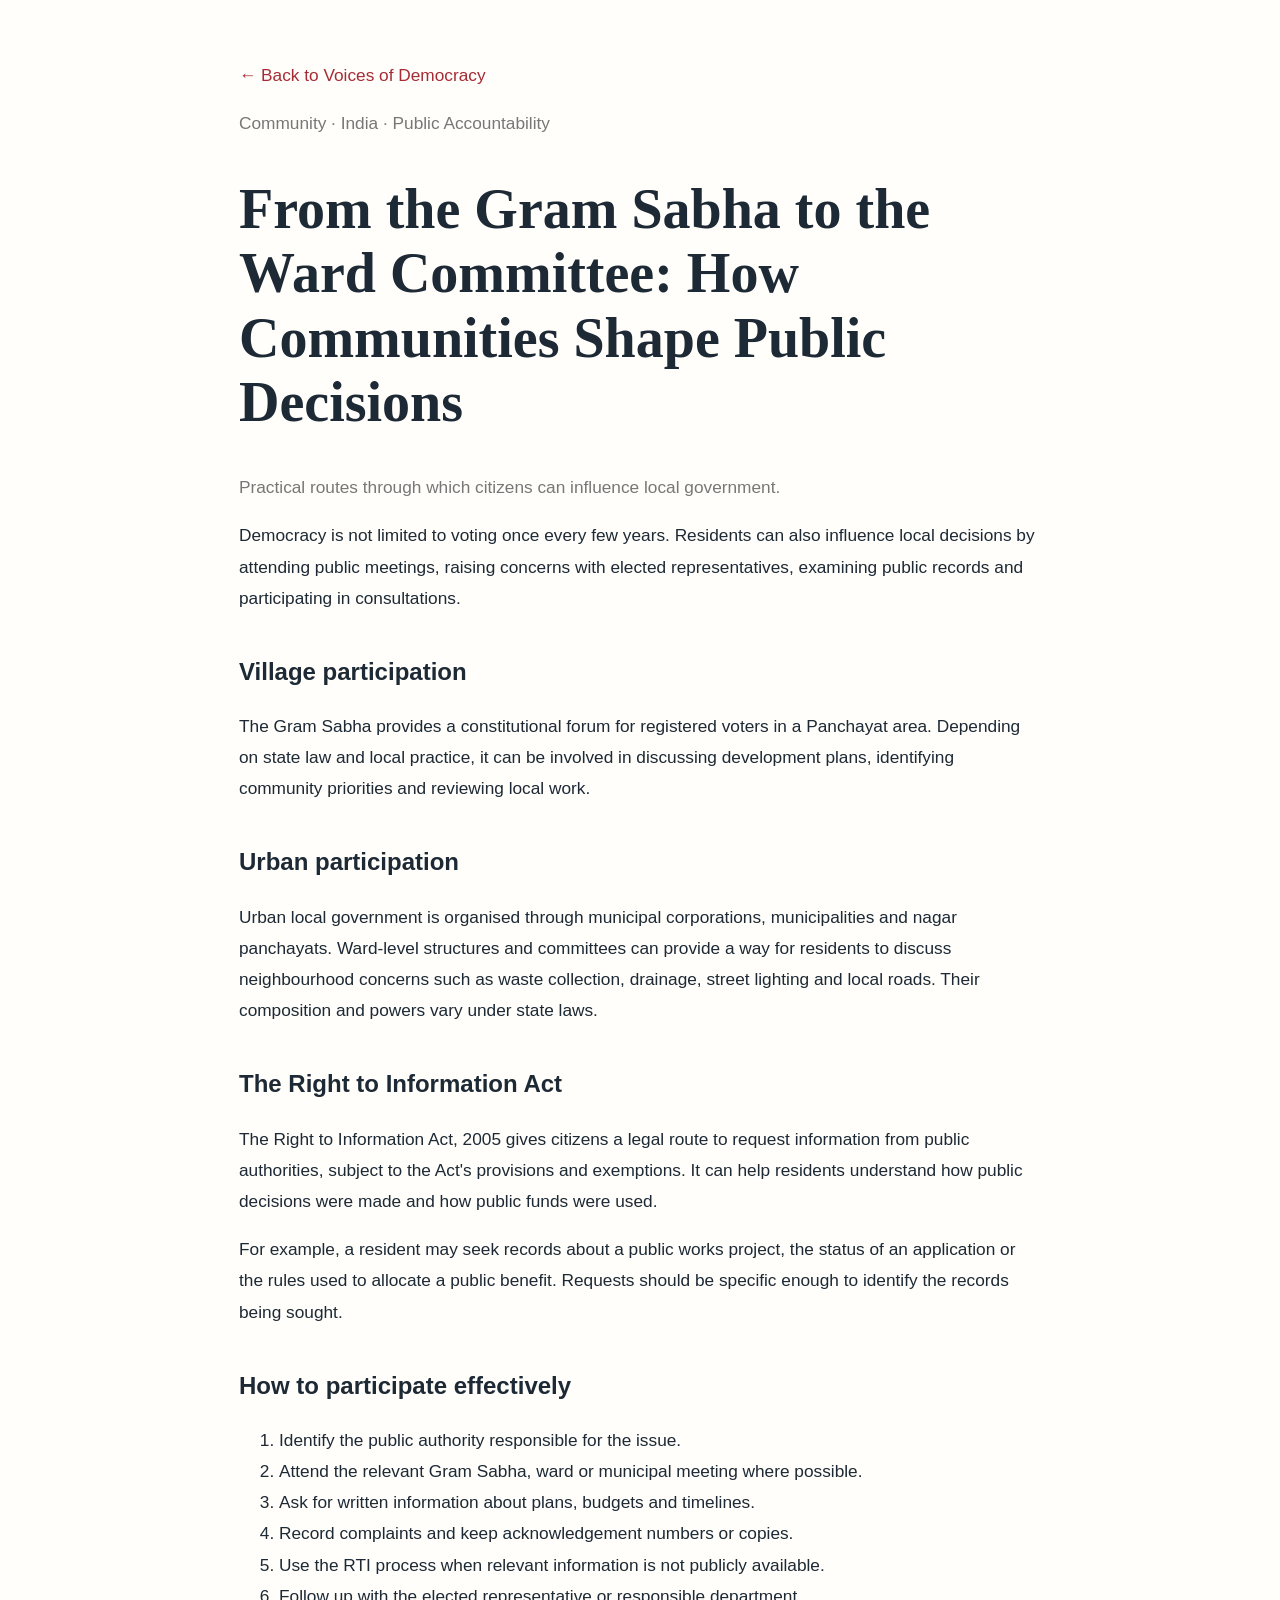
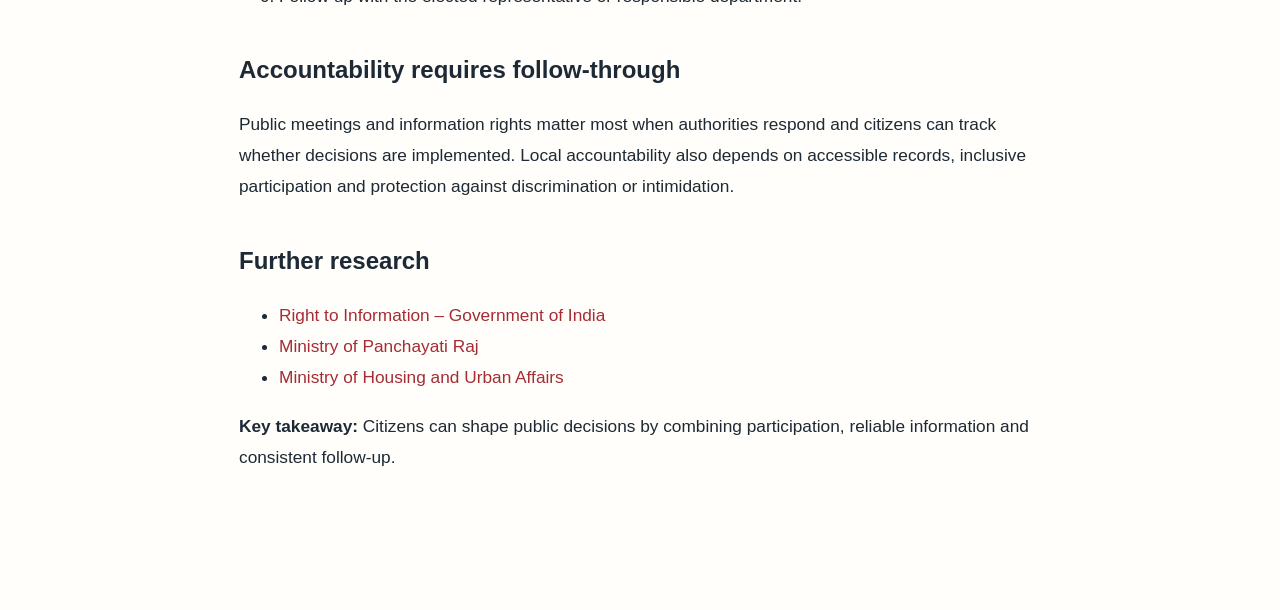
<file: posts/community-public-decisions.html>
<!DOCTYPE html>
<html lang="en">
<head>
<meta charset="UTF-8">
<meta name="viewport" content="width=device-width, initial-scale=1.0">
<title>How Communities Shape Public Decisions | Voices of Democracy</title>
<link rel="stylesheet" href="../style.css">
<style>
.article{max-width:850px;margin:60px auto;padding:0 24px 60px}
.article h1{font-family:Georgia,serif;font-size:clamp(2.2rem,5vw,3.5rem);line-height:1.15}
.article h2{margin-top:38px}
.article p,.article li{font-size:1.08rem;line-height:1.8}
.article a{color:#a52c35}.meta{color:#777}
</style>
</head>
<script async src="https://www.googletagmanager.com/gtm.js?id=GTM-T4XG5LRQ"></script>
<script>
  window.dataLayer = window.dataLayer || [];
  function gtag(){dataLayer.push(arguments);}
  gtag('js', new Date());
</script>
<body>
<main class="article">
<p><a href="../index.html">← Back to Voices of Democracy</a></p>
<p class="meta">Community · India · Public Accountability</p>
<h1>From the Gram Sabha to the Ward Committee: How Communities Shape Public Decisions</h1>
<p class="meta">Practical routes through which citizens can influence local government.</p>

<p>Democracy is not limited to voting once every few years. Residents can also influence local decisions by attending public meetings, raising concerns with elected representatives, examining public records and participating in consultations.</p>

<h2>Village participation</h2>
<p>The Gram Sabha provides a constitutional forum for registered voters in a Panchayat area. Depending on state law and local practice, it can be involved in discussing development plans, identifying community priorities and reviewing local work.</p>

<h2>Urban participation</h2>
<p>Urban local government is organised through municipal corporations, municipalities and nagar panchayats. Ward-level structures and committees can provide a way for residents to discuss neighbourhood concerns such as waste collection, drainage, street lighting and local roads. Their composition and powers vary under state laws.</p>

<h2>The Right to Information Act</h2>
<p>The Right to Information Act, 2005 gives citizens a legal route to request information from public authorities, subject to the Act's provisions and exemptions. It can help residents understand how public decisions were made and how public funds were used.</p>
<p>For example, a resident may seek records about a public works project, the status of an application or the rules used to allocate a public benefit. Requests should be specific enough to identify the records being sought.</p>

<h2>How to participate effectively</h2>
<ol>
<li>Identify the public authority responsible for the issue.</li>
<li>Attend the relevant Gram Sabha, ward or municipal meeting where possible.</li>
<li>Ask for written information about plans, budgets and timelines.</li>
<li>Record complaints and keep acknowledgement numbers or copies.</li>
<li>Use the RTI process when relevant information is not publicly available.</li>
<li>Follow up with the elected representative or responsible department.</li>
</ol>

<h2>Accountability requires follow-through</h2>
<p>Public meetings and information rights matter most when authorities respond and citizens can track whether decisions are implemented. Local accountability also depends on accessible records, inclusive participation and protection against discrimination or intimidation.</p>

<h2>Further research</h2>
<ul>
<li><a href="https://rti.gov.in/" target="_blank" rel="noopener">Right to Information – Government of India</a></li>
<li><a href="https://panchayat.gov.in/" target="_blank" rel="noopener">Ministry of Panchayati Raj</a></li>
<li><a href="https://mohua.gov.in/" target="_blank" rel="noopener">Ministry of Housing and Urban Affairs</a></li>
</ul>
<p><strong>Key takeaway:</strong> Citizens can shape public decisions by combining participation, reliable information and consistent follow-up.</p>
</main>
</body>
</html>
</file>
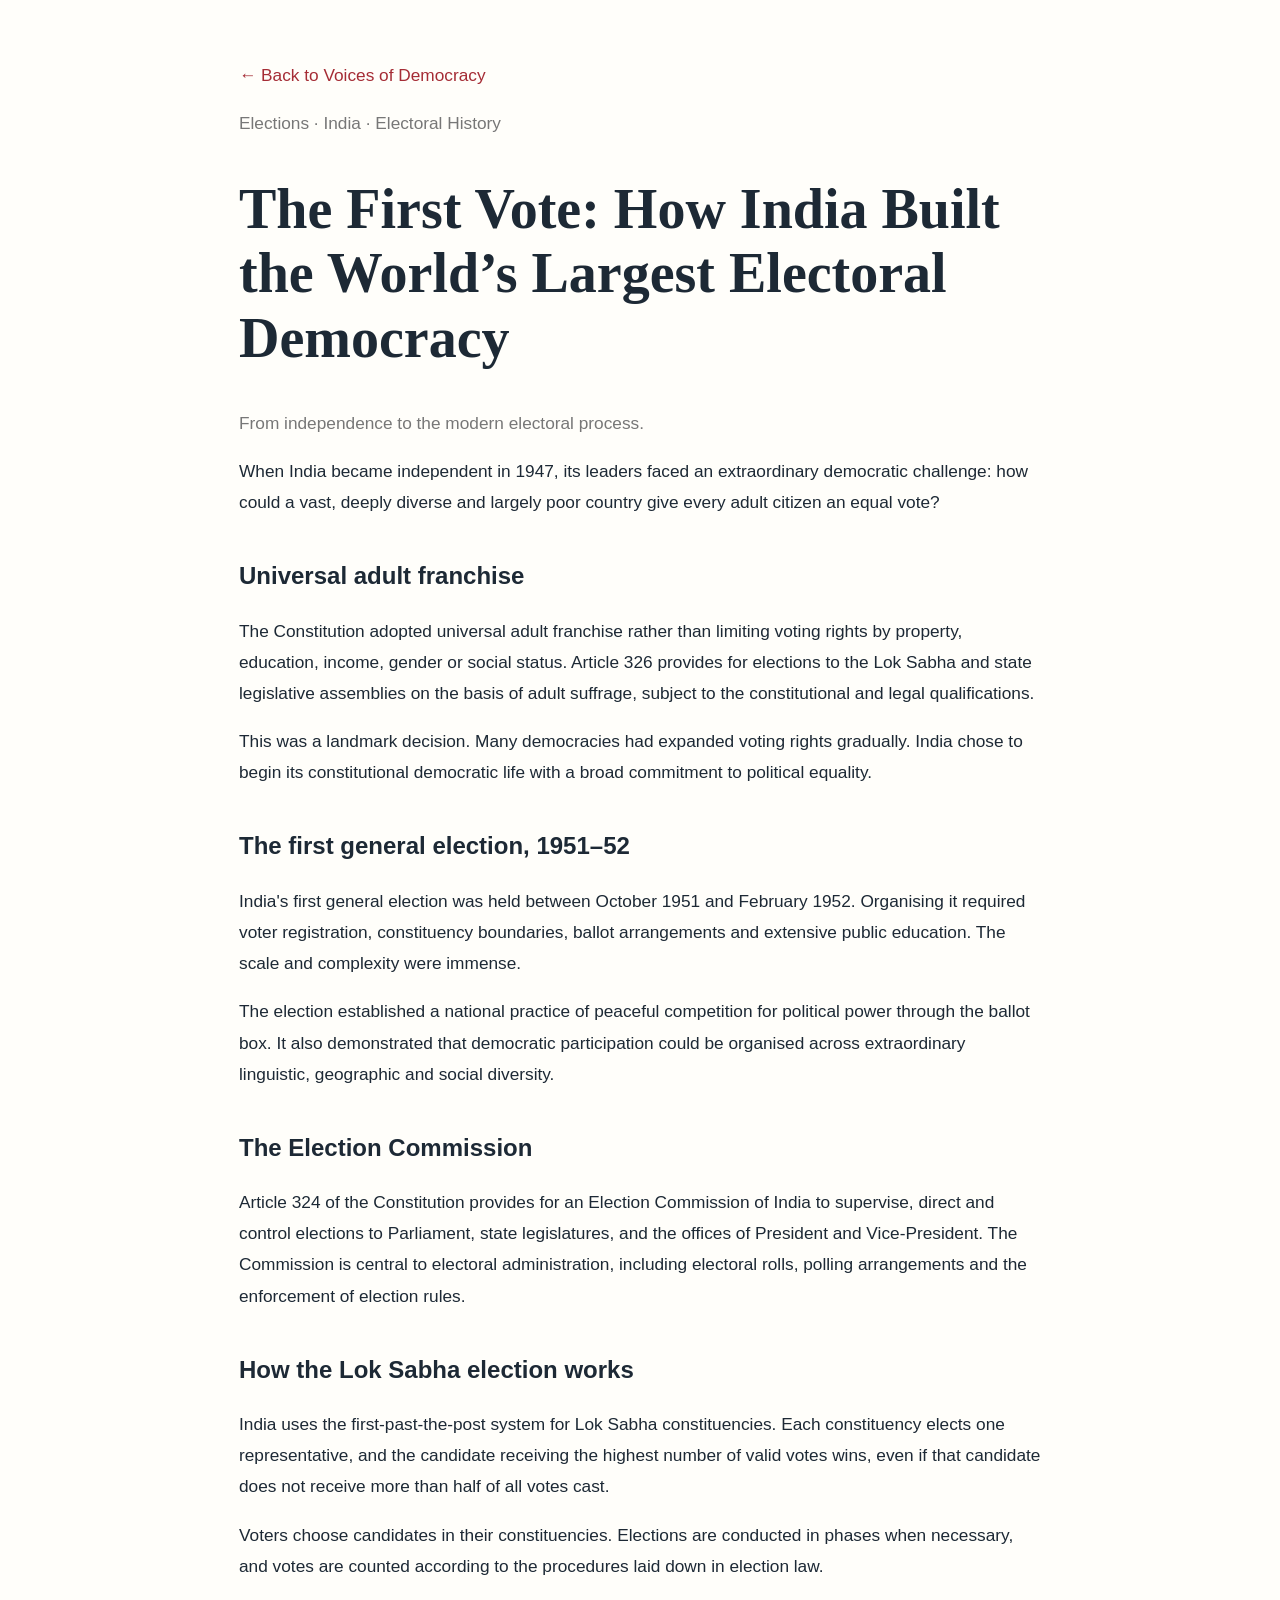
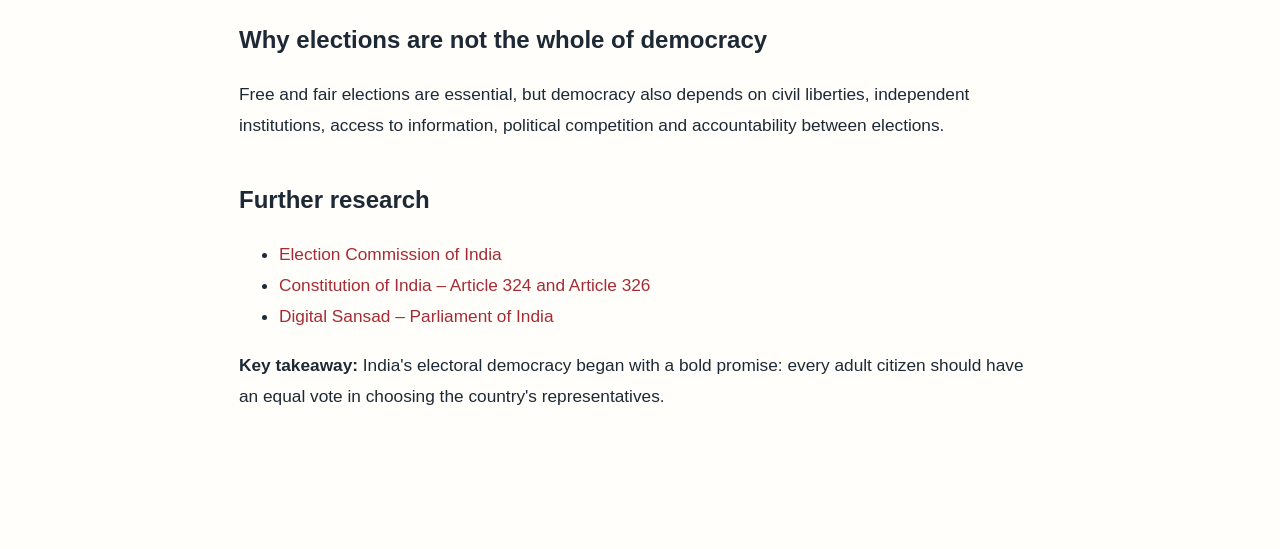
<file: posts/how-elections-work.html>
<!DOCTYPE html>
<html lang="en">
<head>
  <meta charset="UTF-8">
  <meta name="viewport" content="width=device-width, initial-scale=1.0">
  <title>How India Built Its Electoral Democracy | Voices of Democracy</title>
  <link rel="stylesheet" href="../style.css">
  <style>
    .article{max-width:850px;margin:60px auto;padding:0 24px 60px}
    .article h1{font-family:Georgia,serif;font-size:clamp(2.2rem,5vw,3.5rem);line-height:1.15}
    .article h2{margin-top:38px}
    .article p,.article li{font-size:1.08rem;line-height:1.8}
    .article a{color:#a52c35}.meta{color:#777}
  </style>
</head>
<script async src="https://www.googletagmanager.com/gtm.js?id=GTM-T4XG5LRQ"></script>
<script>
  window.dataLayer = window.dataLayer || [];
  function gtag(){dataLayer.push(arguments);}
  gtag('js', new Date());
</script>
<body>
<main class="article">
  <p><a href="../index.html">← Back to Voices of Democracy</a></p>
  <p class="meta">Elections · India · Electoral History</p>
  <h1>The First Vote: How India Built the World’s Largest Electoral Democracy</h1>
  <p class="meta">From independence to the modern electoral process.</p>

  <p>When India became independent in 1947, its leaders faced an extraordinary democratic challenge: how could a vast, deeply diverse and largely poor country give every adult citizen an equal vote?</p>

  <h2>Universal adult franchise</h2>
  <p>The Constitution adopted universal adult franchise rather than limiting voting rights by property, education, income, gender or social status. Article 326 provides for elections to the Lok Sabha and state legislative assemblies on the basis of adult suffrage, subject to the constitutional and legal qualifications.</p>
  <p>This was a landmark decision. Many democracies had expanded voting rights gradually. India chose to begin its constitutional democratic life with a broad commitment to political equality.</p>

  <h2>The first general election, 1951–52</h2>
  <p>India's first general election was held between October 1951 and February 1952. Organising it required voter registration, constituency boundaries, ballot arrangements and extensive public education. The scale and complexity were immense.</p>
  <p>The election established a national practice of peaceful competition for political power through the ballot box. It also demonstrated that democratic participation could be organised across extraordinary linguistic, geographic and social diversity.</p>

  <h2>The Election Commission</h2>
  <p>Article 324 of the Constitution provides for an Election Commission of India to supervise, direct and control elections to Parliament, state legislatures, and the offices of President and Vice-President. The Commission is central to electoral administration, including electoral rolls, polling arrangements and the enforcement of election rules.</p>

  <h2>How the Lok Sabha election works</h2>
  <p>India uses the first-past-the-post system for Lok Sabha constituencies. Each constituency elects one representative, and the candidate receiving the highest number of valid votes wins, even if that candidate does not receive more than half of all votes cast.</p>
  <p>Voters choose candidates in their constituencies. Elections are conducted in phases when necessary, and votes are counted according to the procedures laid down in election law.</p>

  <h2>Why elections are not the whole of democracy</h2>
  <p>Free and fair elections are essential, but democracy also depends on civil liberties, independent institutions, access to information, political competition and accountability between elections.</p>

  <h2>Further research</h2>
  <ul>
    <li><a href="https://www.eci.gov.in/" target="_blank" rel="noopener">Election Commission of India</a></li>
    <li><a href="https://legislative.gov.in/constitution-of-india/" target="_blank" rel="noopener">Constitution of India – Article 324 and Article 326</a></li>
    <li><a href="https://sansad.in/" target="_blank" rel="noopener">Digital Sansad – Parliament of India</a></li>
  </ul>
  <p><strong>Key takeaway:</strong> India's electoral democracy began with a bold promise: every adult citizen should have an equal vote in choosing the country's representatives.</p>
</main>
</body>
</html>
</file>
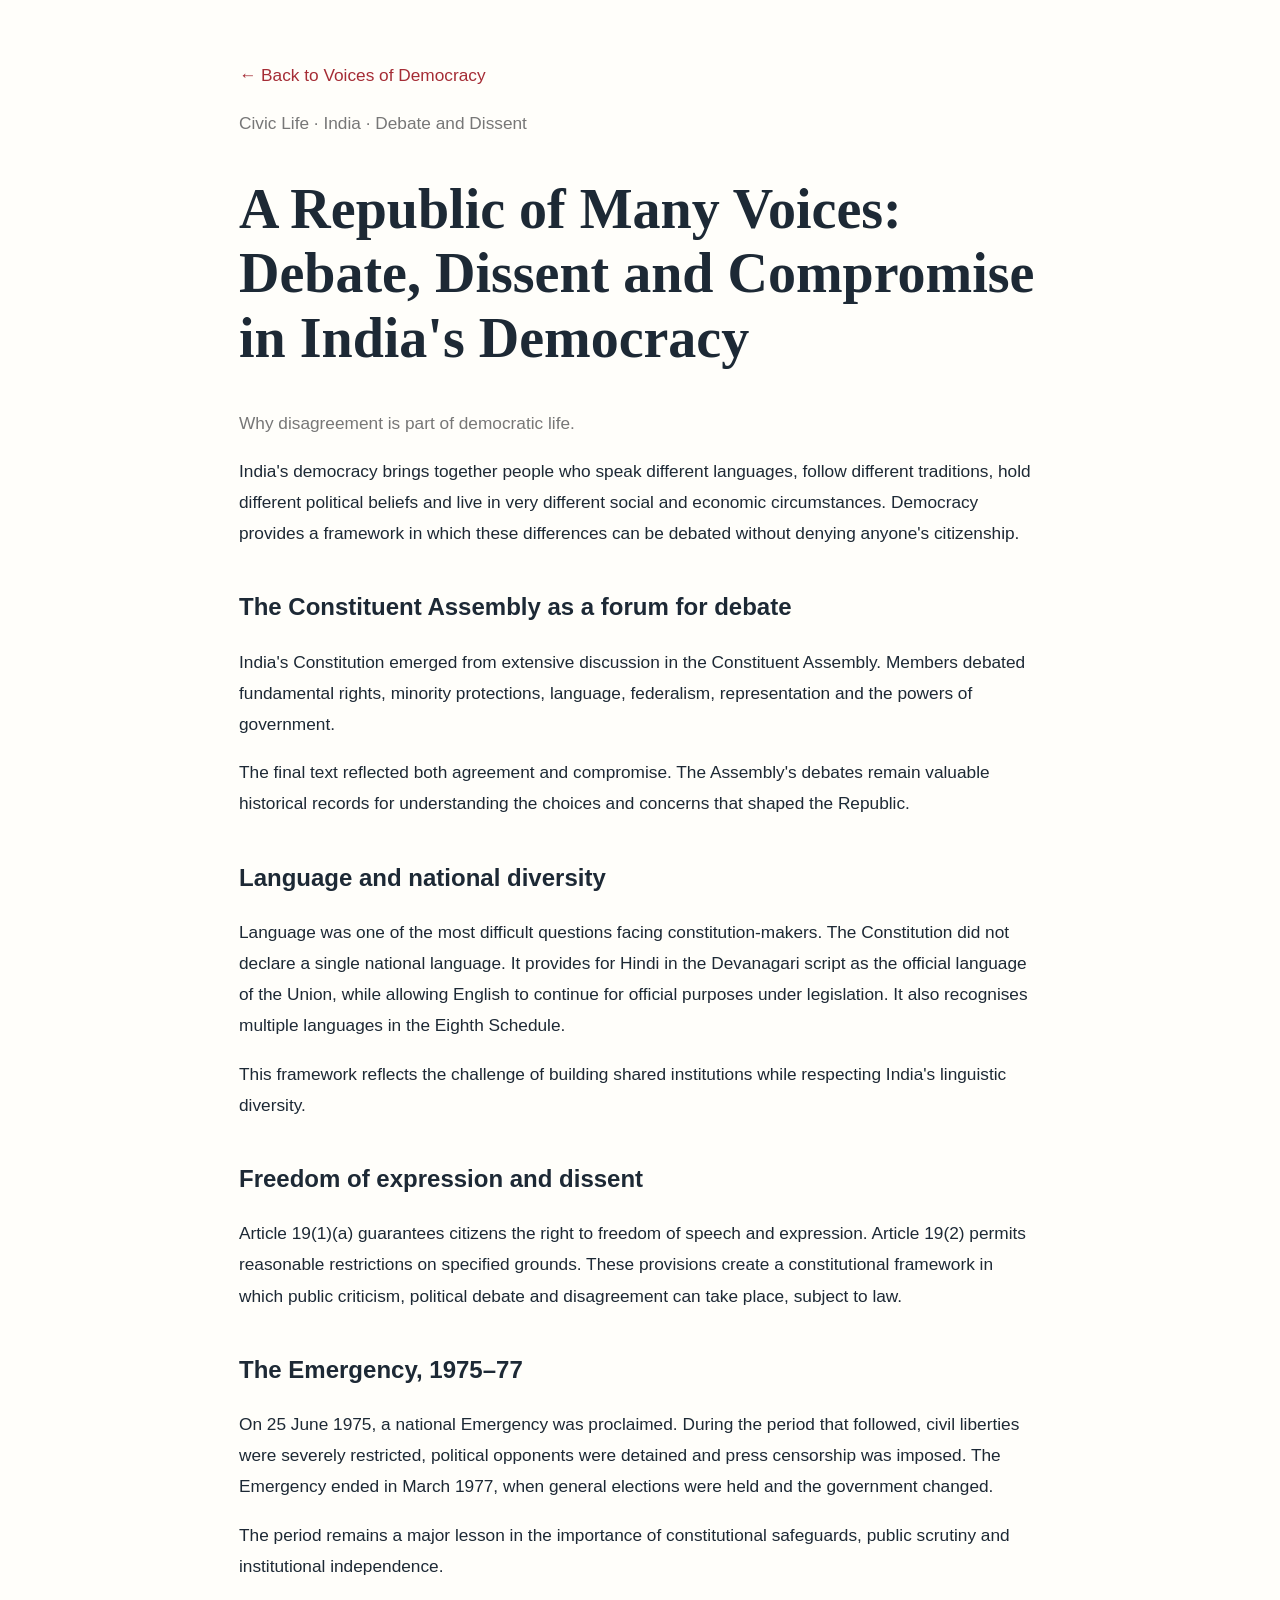
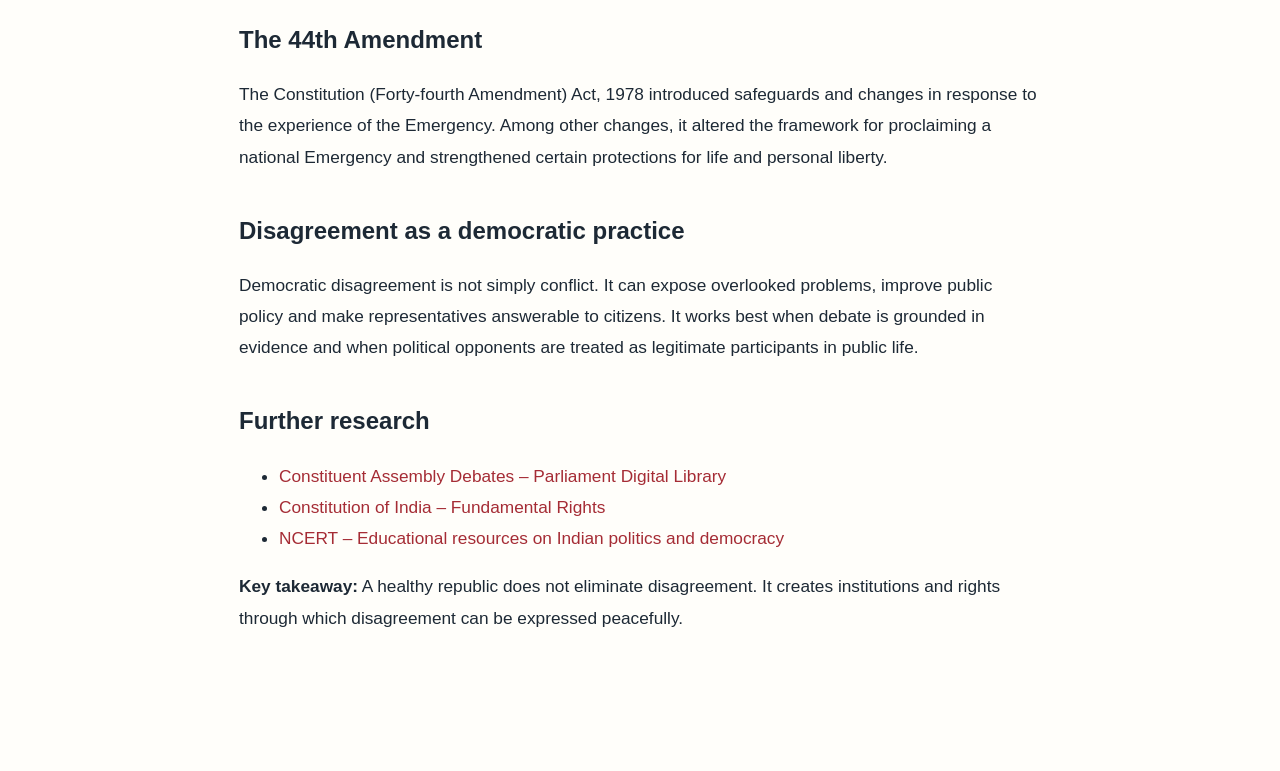
<file: posts/listening-across-differences.html>
<!DOCTYPE html>
<html lang="en">
<head>
<meta charset="UTF-8">
<meta name="viewport" content="width=device-width, initial-scale=1.0">
<title>A Republic of Many Voices | Voices of Democracy</title>
<link rel="stylesheet" href="../style.css">
<style>
.article{max-width:850px;margin:60px auto;padding:0 24px 60px}
.article h1{font-family:Georgia,serif;font-size:clamp(2.2rem,5vw,3.5rem);line-height:1.15}
.article h2{margin-top:38px}
.article p,.article li{font-size:1.08rem;line-height:1.8}
.article a{color:#a52c35}.meta{color:#777}
</style>
</head>
<script async src="https://www.googletagmanager.com/gtm.js?id=GTM-T4XG5LRQ"></script>
<script>
  window.dataLayer = window.dataLayer || [];
  function gtag(){dataLayer.push(arguments);}
  gtag('js', new Date());
</script>
<body>
<main class="article">
<p><a href="../index.html">← Back to Voices of Democracy</a></p>
<p class="meta">Civic Life · India · Debate and Dissent</p>
<h1>A Republic of Many Voices: Debate, Dissent and Compromise in India's Democracy</h1>
<p class="meta">Why disagreement is part of democratic life.</p>

<p>India's democracy brings together people who speak different languages, follow different traditions, hold different political beliefs and live in very different social and economic circumstances. Democracy provides a framework in which these differences can be debated without denying anyone's citizenship.</p>

<h2>The Constituent Assembly as a forum for debate</h2>
<p>India's Constitution emerged from extensive discussion in the Constituent Assembly. Members debated fundamental rights, minority protections, language, federalism, representation and the powers of government.</p>
<p>The final text reflected both agreement and compromise. The Assembly's debates remain valuable historical records for understanding the choices and concerns that shaped the Republic.</p>

<h2>Language and national diversity</h2>
<p>Language was one of the most difficult questions facing constitution-makers. The Constitution did not declare a single national language. It provides for Hindi in the Devanagari script as the official language of the Union, while allowing English to continue for official purposes under legislation. It also recognises multiple languages in the Eighth Schedule.</p>
<p>This framework reflects the challenge of building shared institutions while respecting India's linguistic diversity.</p>

<h2>Freedom of expression and dissent</h2>
<p>Article 19(1)(a) guarantees citizens the right to freedom of speech and expression. Article 19(2) permits reasonable restrictions on specified grounds. These provisions create a constitutional framework in which public criticism, political debate and disagreement can take place, subject to law.</p>

<h2>The Emergency, 1975–77</h2>
<p>On 25 June 1975, a national Emergency was proclaimed. During the period that followed, civil liberties were severely restricted, political opponents were detained and press censorship was imposed. The Emergency ended in March 1977, when general elections were held and the government changed.</p>
<p>The period remains a major lesson in the importance of constitutional safeguards, public scrutiny and institutional independence.</p>

<h2>The 44th Amendment</h2>
<p>The Constitution (Forty-fourth Amendment) Act, 1978 introduced safeguards and changes in response to the experience of the Emergency. Among other changes, it altered the framework for proclaiming a national Emergency and strengthened certain protections for life and personal liberty.</p>

<h2>Disagreement as a democratic practice</h2>
<p>Democratic disagreement is not simply conflict. It can expose overlooked problems, improve public policy and make representatives answerable to citizens. It works best when debate is grounded in evidence and when political opponents are treated as legitimate participants in public life.</p>

<h2>Further research</h2>
<ul>
<li><a href="https://eparlib.sansad.in/" target="_blank" rel="noopener">Constituent Assembly Debates – Parliament Digital Library</a></li>
<li><a href="https://legislative.gov.in/constitution-of-india/" target="_blank" rel="noopener">Constitution of India – Fundamental Rights</a></li>
<li><a href="https://www.ncert.nic.in/" target="_blank" rel="noopener">NCERT – Educational resources on Indian politics and democracy</a></li>
</ul>
<p><strong>Key takeaway:</strong> A healthy republic does not eliminate disagreement. It creates institutions and rights through which disagreement can be expressed peacefully.</p>
</main>
</body>
</html>
</file>
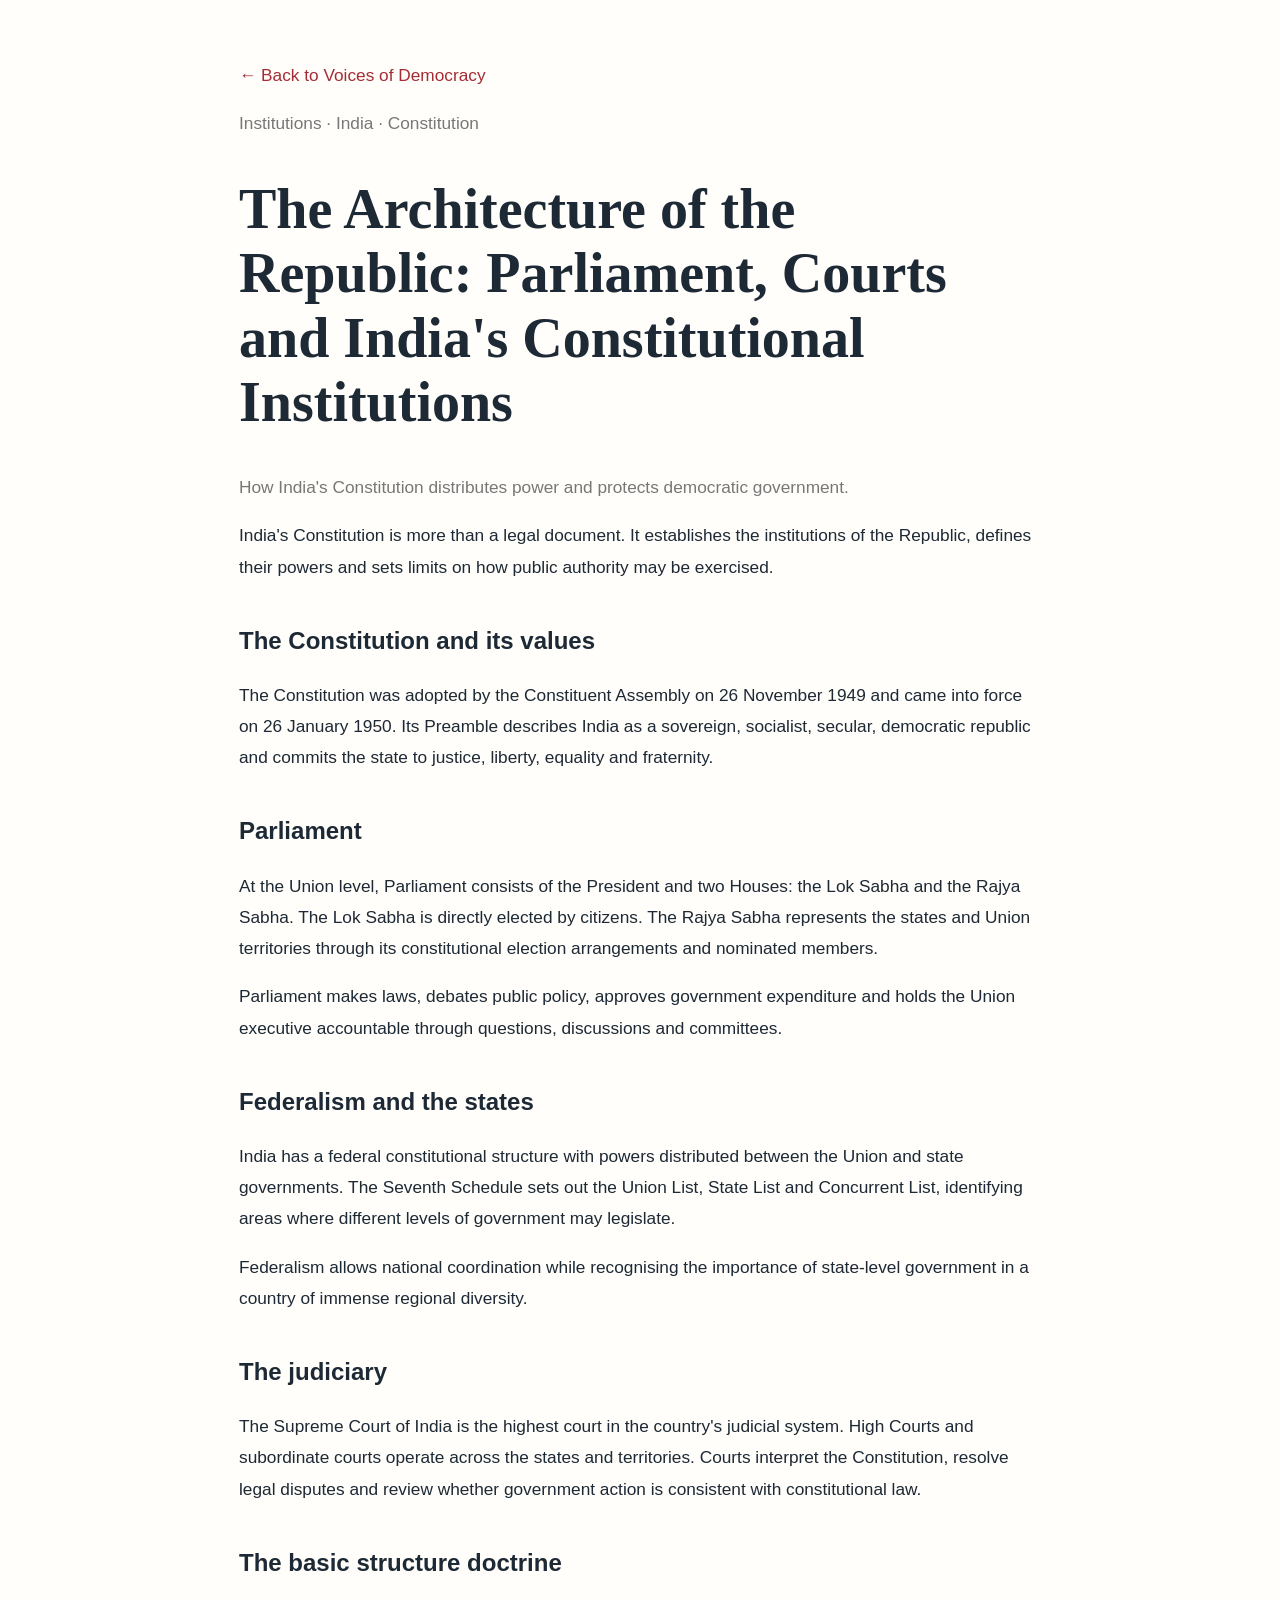
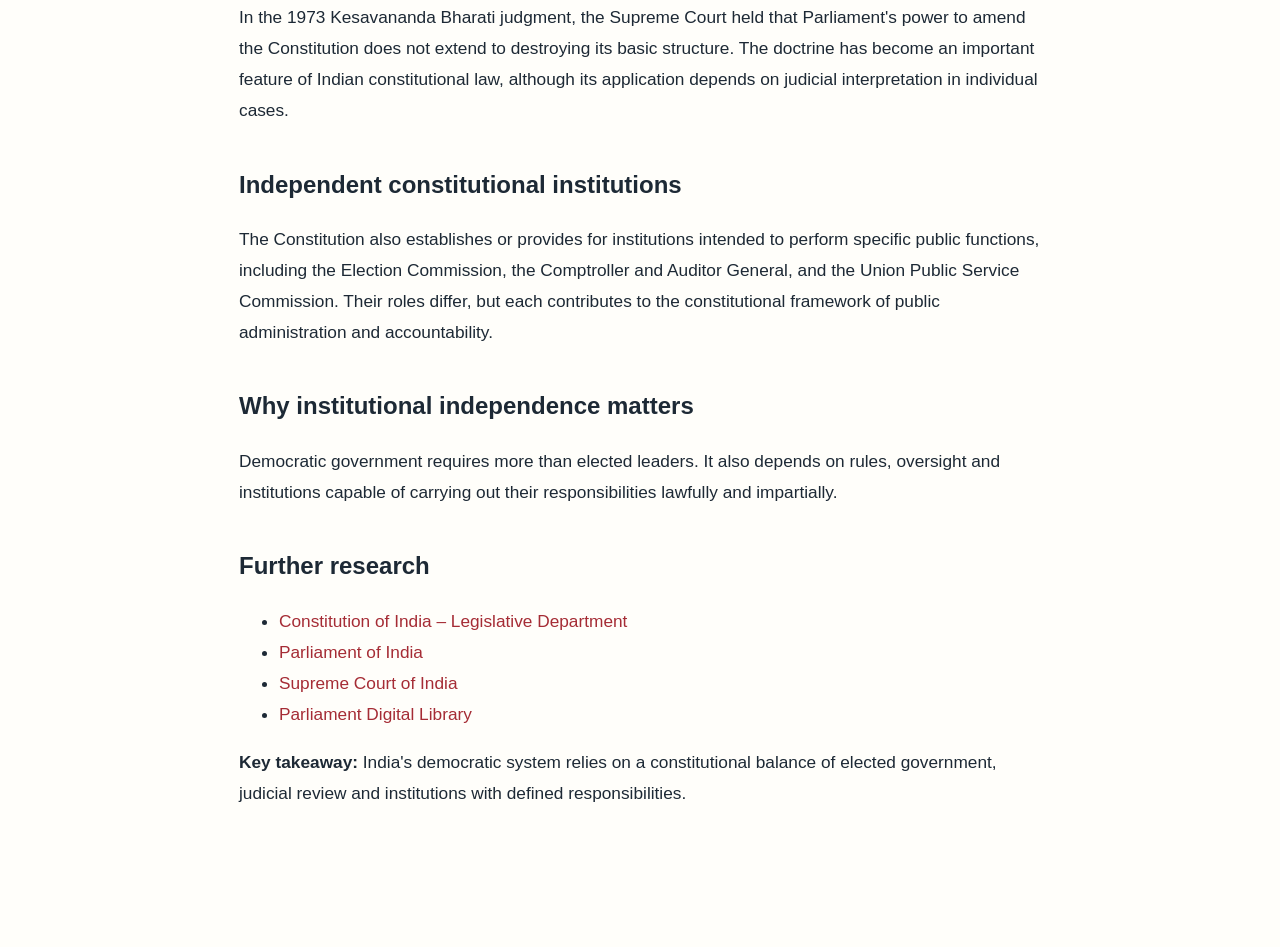
<file: posts/public-institutions.html>
<!DOCTYPE html>
<html lang="en">
<head>
<meta charset="UTF-8">
<meta name="viewport" content="width=device-width, initial-scale=1.0">
<title>The Architecture of the Republic | Voices of Democracy</title>
<link rel="stylesheet" href="../style.css">
<style>
.article{max-width:850px;margin:60px auto;padding:0 24px 60px}
.article h1{font-family:Georgia,serif;font-size:clamp(2.2rem,5vw,3.5rem);line-height:1.15}
.article h2{margin-top:38px}
.article p,.article li{font-size:1.08rem;line-height:1.8}
.article a{color:#a52c35}.meta{color:#777}
</style>
</head>
<script async src="https://www.googletagmanager.com/gtm.js?id=GTM-T4XG5LRQ"></script>
<script>
  window.dataLayer = window.dataLayer || [];
  function gtag(){dataLayer.push(arguments);}
  gtag('js', new Date());
</script>
<body>
<main class="article">
<p><a href="../index.html">← Back to Voices of Democracy</a></p>
<p class="meta">Institutions · India · Constitution</p>
<h1>The Architecture of the Republic: Parliament, Courts and India's Constitutional Institutions</h1>
<p class="meta">How India's Constitution distributes power and protects democratic government.</p>

<p>India's Constitution is more than a legal document. It establishes the institutions of the Republic, defines their powers and sets limits on how public authority may be exercised.</p>

<h2>The Constitution and its values</h2>
<p>The Constitution was adopted by the Constituent Assembly on 26 November 1949 and came into force on 26 January 1950. Its Preamble describes India as a sovereign, socialist, secular, democratic republic and commits the state to justice, liberty, equality and fraternity.</p>

<h2>Parliament</h2>
<p>At the Union level, Parliament consists of the President and two Houses: the Lok Sabha and the Rajya Sabha. The Lok Sabha is directly elected by citizens. The Rajya Sabha represents the states and Union territories through its constitutional election arrangements and nominated members.</p>
<p>Parliament makes laws, debates public policy, approves government expenditure and holds the Union executive accountable through questions, discussions and committees.</p>

<h2>Federalism and the states</h2>
<p>India has a federal constitutional structure with powers distributed between the Union and state governments. The Seventh Schedule sets out the Union List, State List and Concurrent List, identifying areas where different levels of government may legislate.</p>
<p>Federalism allows national coordination while recognising the importance of state-level government in a country of immense regional diversity.</p>

<h2>The judiciary</h2>
<p>The Supreme Court of India is the highest court in the country's judicial system. High Courts and subordinate courts operate across the states and territories. Courts interpret the Constitution, resolve legal disputes and review whether government action is consistent with constitutional law.</p>

<h2>The basic structure doctrine</h2>
<p>In the 1973 Kesavananda Bharati judgment, the Supreme Court held that Parliament's power to amend the Constitution does not extend to destroying its basic structure. The doctrine has become an important feature of Indian constitutional law, although its application depends on judicial interpretation in individual cases.</p>

<h2>Independent constitutional institutions</h2>
<p>The Constitution also establishes or provides for institutions intended to perform specific public functions, including the Election Commission, the Comptroller and Auditor General, and the Union Public Service Commission. Their roles differ, but each contributes to the constitutional framework of public administration and accountability.</p>

<h2>Why institutional independence matters</h2>
<p>Democratic government requires more than elected leaders. It also depends on rules, oversight and institutions capable of carrying out their responsibilities lawfully and impartially.</p>

<h2>Further research</h2>
<ul>
<li><a href="https://legislative.gov.in/constitution-of-india/" target="_blank" rel="noopener">Constitution of India – Legislative Department</a></li>
<li><a href="https://sansad.in/" target="_blank" rel="noopener">Parliament of India</a></li>
<li><a href="https://www.sci.gov.in/" target="_blank" rel="noopener">Supreme Court of India</a></li>
<li><a href="https://eparlib.sansad.in/" target="_blank" rel="noopener">Parliament Digital Library</a></li>
</ul>
<p><strong>Key takeaway:</strong> India's democratic system relies on a constitutional balance of elected government, judicial review and institutions with defined responsibilities.</p>
</main>
</body>
</html>
</file>
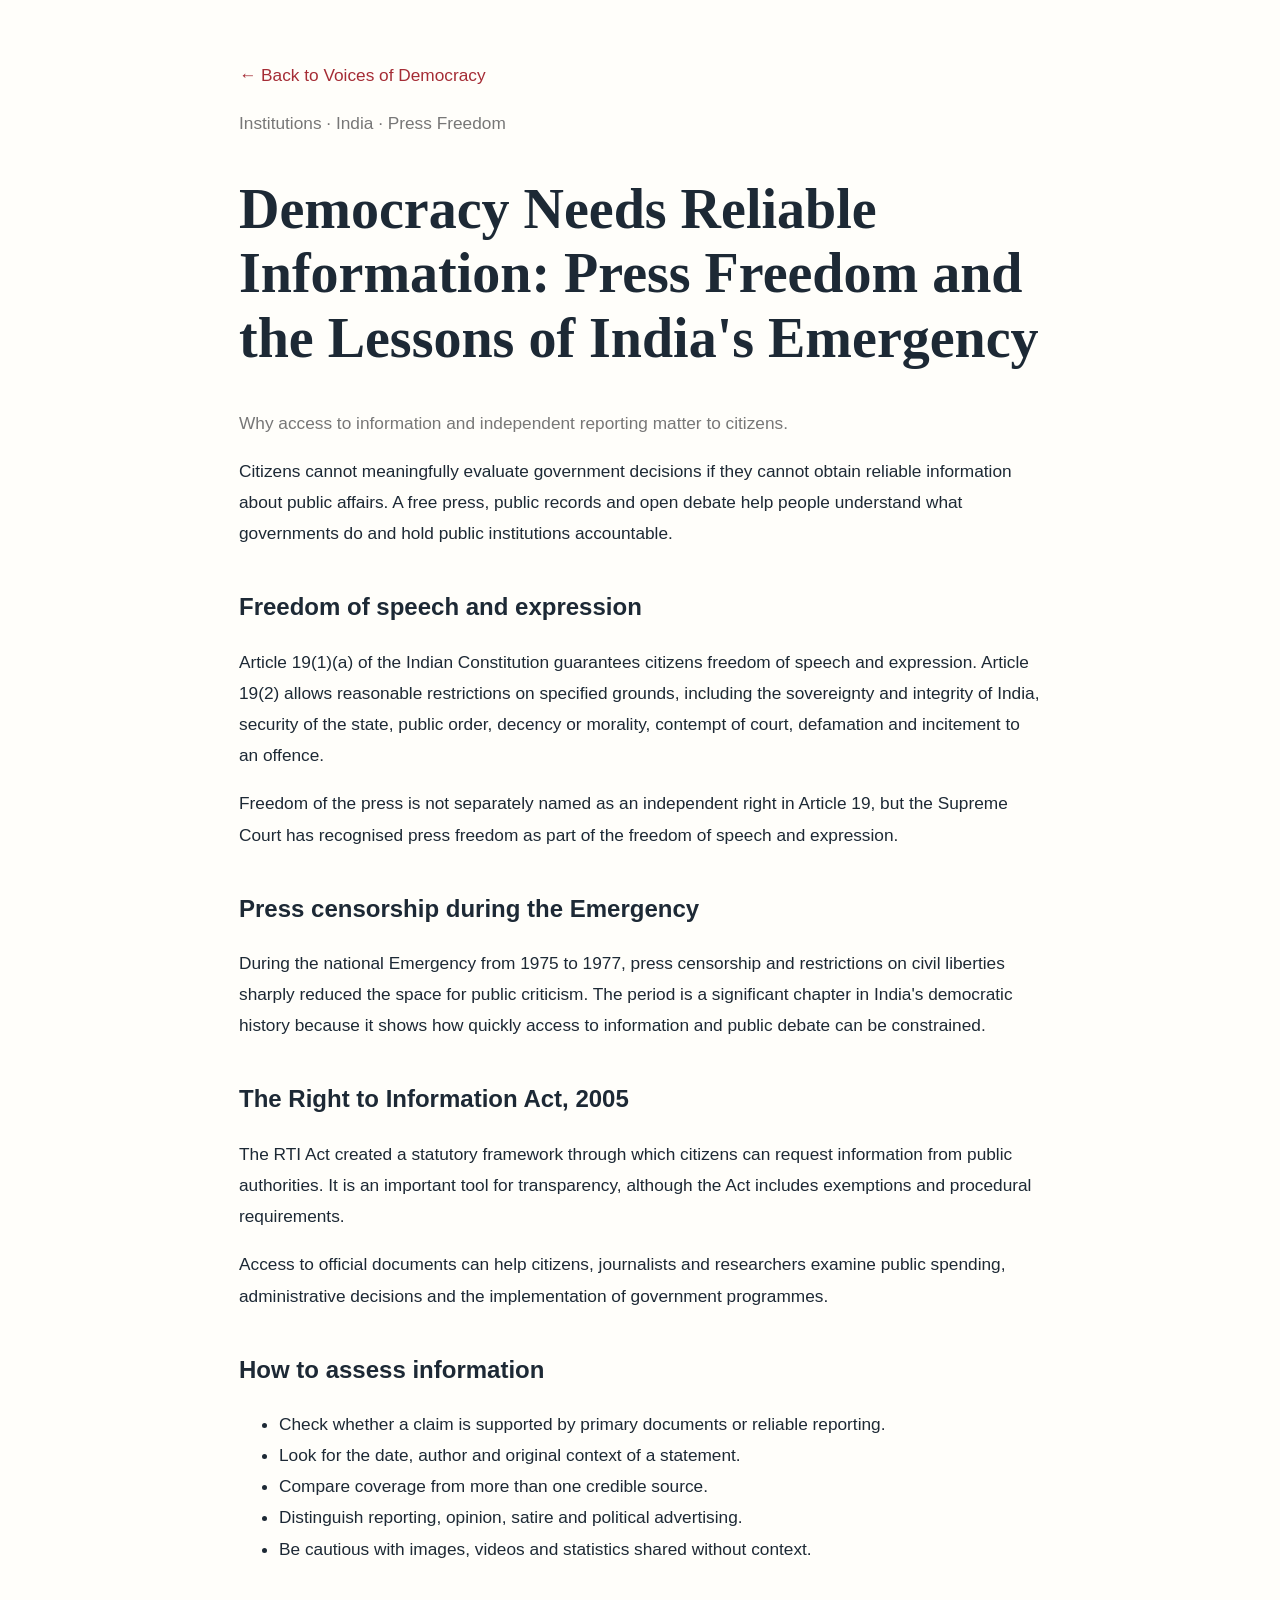
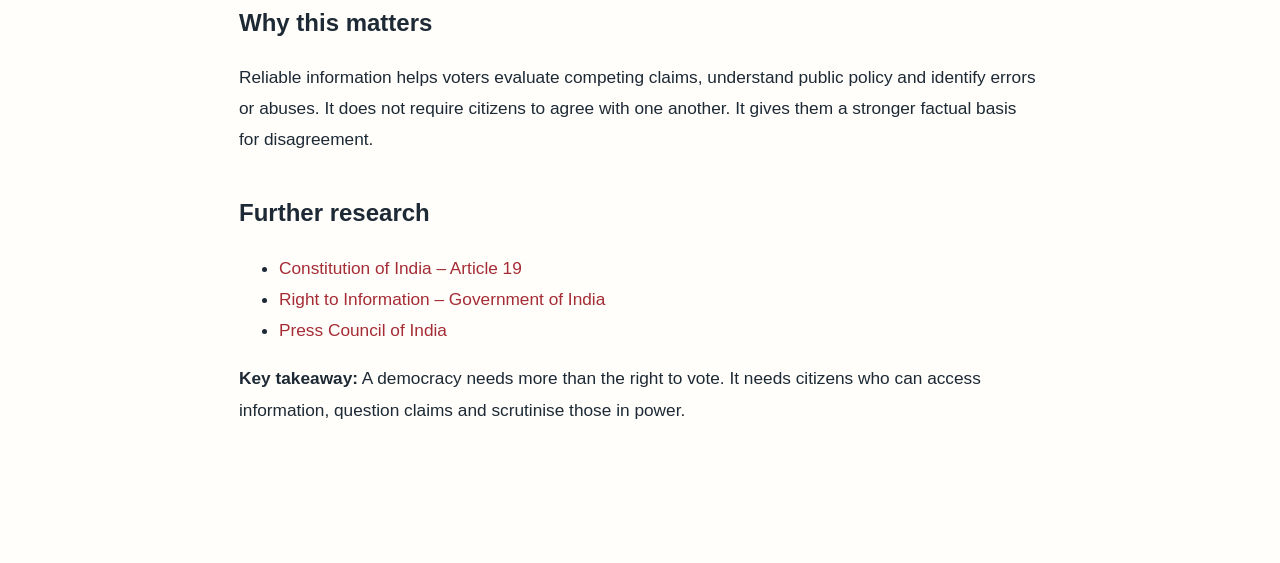
<file: posts/trustworthy-information.html>
<!DOCTYPE html>
<html lang="en">
<head>
<meta charset="UTF-8">
<meta name="viewport" content="width=device-width, initial-scale=1.0">
<title>Democracy Needs Reliable Information | Voices of Democracy</title>
<link rel="stylesheet" href="../style.css">
<style>
.article{max-width:850px;margin:60px auto;padding:0 24px 60px}
.article h1{font-family:Georgia,serif;font-size:clamp(2.2rem,5vw,3.5rem);line-height:1.15}
.article h2{margin-top:38px}
.article p,.article li{font-size:1.08rem;line-height:1.8}
.article a{color:#a52c35}.meta{color:#777}
</style>
</head>
<script async src="https://www.googletagmanager.com/gtm.js?id=GTM-T4XG5LRQ"></script>
<script>
  window.dataLayer = window.dataLayer || [];
  function gtag(){dataLayer.push(arguments);}
  gtag('js', new Date());
</script>
<body>
<main class="article">
<p><a href="../index.html">← Back to Voices of Democracy</a></p>
<p class="meta">Institutions · India · Press Freedom</p>
<h1>Democracy Needs Reliable Information: Press Freedom and the Lessons of India's Emergency</h1>
<p class="meta">Why access to information and independent reporting matter to citizens.</p>

<p>Citizens cannot meaningfully evaluate government decisions if they cannot obtain reliable information about public affairs. A free press, public records and open debate help people understand what governments do and hold public institutions accountable.</p>

<h2>Freedom of speech and expression</h2>
<p>Article 19(1)(a) of the Indian Constitution guarantees citizens freedom of speech and expression. Article 19(2) allows reasonable restrictions on specified grounds, including the sovereignty and integrity of India, security of the state, public order, decency or morality, contempt of court, defamation and incitement to an offence.</p>
<p>Freedom of the press is not separately named as an independent right in Article 19, but the Supreme Court has recognised press freedom as part of the freedom of speech and expression.</p>

<h2>Press censorship during the Emergency</h2>
<p>During the national Emergency from 1975 to 1977, press censorship and restrictions on civil liberties sharply reduced the space for public criticism. The period is a significant chapter in India's democratic history because it shows how quickly access to information and public debate can be constrained.</p>

<h2>The Right to Information Act, 2005</h2>
<p>The RTI Act created a statutory framework through which citizens can request information from public authorities. It is an important tool for transparency, although the Act includes exemptions and procedural requirements.</p>
<p>Access to official documents can help citizens, journalists and researchers examine public spending, administrative decisions and the implementation of government programmes.</p>

<h2>How to assess information</h2>
<ul>
<li>Check whether a claim is supported by primary documents or reliable reporting.</li>
<li>Look for the date, author and original context of a statement.</li>
<li>Compare coverage from more than one credible source.</li>
<li>Distinguish reporting, opinion, satire and political advertising.</li>
<li>Be cautious with images, videos and statistics shared without context.</li>
</ul>

<h2>Why this matters</h2>
<p>Reliable information helps voters evaluate competing claims, understand public policy and identify errors or abuses. It does not require citizens to agree with one another. It gives them a stronger factual basis for disagreement.</p>

<h2>Further research</h2>
<ul>
<li><a href="https://legislative.gov.in/constitution-of-india/" target="_blank" rel="noopener">Constitution of India – Article 19</a></li>
<li><a href="https://rti.gov.in/" target="_blank" rel="noopener">Right to Information – Government of India</a></li>
<li><a href="https://presscouncil.nic.in/" target="_blank" rel="noopener">Press Council of India</a></li>
</ul>
<p><strong>Key takeaway:</strong> A democracy needs more than the right to vote. It needs citizens who can access information, question claims and scrutinise those in power.</p>
</main>
</body>
</html>
</file>
<file: style.css>
:root {
  --navy: #10243a;
  --navy-soft: #1b3853;
  --red: #b74b43;
  --cream: #f7f5f0;
  --paper: #fffefa;
  --ink: #1d2935;
  --muted: #68727b;
  --line: #e4e1d9;
  --serif: "Libre Baskerville", Georgia, serif;
  --sans: "DM Sans", Arial, sans-serif;
  --max: 1160px;
}
* { box-sizing: border-box; }
html { scroll-behavior: smooth; }
body { margin: 0; background: var(--paper); color: var(--ink); font-family: var(--sans); line-height: 1.65; }
a { color: inherit; text-decoration: none; }
button, input { font: inherit; }
button:focus-visible, a:focus-visible, input:focus-visible { outline: 3px solid #d28b62; outline-offset: 3px; }
.skip-link { position: absolute; left: -999px; top: 8px; z-index: 20; padding: 10px 14px; background: white; color: var(--navy); }
.skip-link:focus { left: 8px; }
.site-header { background: var(--navy); color: white; }
.header-inner { max-width: var(--max); min-height: 82px; margin: auto; padding: 0 28px; display: flex; align-items: center; justify-content: space-between; }
.brand { display: inline-flex; align-items: center; gap: 12px; }
.brand-mark { width: 37px; height: 37px; display: grid; place-items: center; border: 1px solid rgba(255,255,255,.65); color: white; font-family: var(--serif); font-size: 22px; }
.brand-name { font-size: 14px; font-weight: 700; letter-spacing: 2px; }
.brand-name span { color: #dca79a; font-weight: 400; }
.primary-nav { display: flex; align-items: center; gap: 34px; }
.primary-nav a { color: #dce3e9; font-size: 13px; }
.primary-nav a:hover, .primary-nav a.active { color: white; }
.primary-nav a.active { border-bottom: 2px solid #d18a79; padding: 30px 0 27px; }
.menu-toggle { display: none; background: none; border: 0; padding: 8px; }
.menu-toggle span { display: block; width: 23px; height: 2px; background: white; margin: 5px; }
main { max-width: var(--max); margin: auto; padding: 0 28px; }
.intro { text-align: center; padding: 83px 16px 72px; }
.eyebrow { margin: 0 0 17px; color: var(--red); font-size: 10px; font-weight: 700; letter-spacing: 2.1px; text-transform: uppercase; }
.eyebrow-line { display: inline-block; width: 27px; height: 1px; margin: 0 9px 3px 0; background: var(--red); }
.intro h1 { margin: 0; color: var(--navy); font: 400 clamp(34px, 5.3vw, 59px)/1.28 var(--serif); letter-spacing: -1.8px; }
.intro h1 em, .section-heading h2 em, .about-band h2 em { color: var(--red); font-weight: 400; }
.intro-copy { max-width: 570px; margin: 23px auto 0; color: var(--muted); font-size: 15px; }
.featured-wrap { padding-bottom: 83px; }
.section-kicker { display: flex; align-items: center; gap: 16px; margin-bottom: 18px; color: var(--navy); font-size: 10px; font-weight: 700; letter-spacing: 2px; }
.kicker-rule { height: 1px; flex: 1; background: var(--line); }
.featured-card { display: grid; grid-template-columns: 1.12fr .88fr; min-height: 390px; background: var(--cream); }
.featured-image-wrap { position: relative; min-height: 350px; overflow: hidden; }
.featured-image { width: 100%; height: 100%; min-height: 350px; display: block; object-fit: cover; }
.image-caption { position: absolute; bottom: 13px; left: 15px; padding: 5px 9px; background: rgba(16,36,58,.78); color: white; font-size: 10px; letter-spacing: .3px; }
.featured-content { align-self: center; padding: 48px 48px 48px 52px; }
.story-category { margin: 0 0 14px; color: var(--red); font-size: 10px; font-weight: 700; letter-spacing: 1.8px; text-transform: uppercase; }
.featured-content h2 { margin: 0 0 17px; color: var(--navy); font: 400 clamp(25px, 3vw, 35px)/1.35 var(--serif); }
.featured-excerpt { margin: 0; color: var(--muted); font-size: 14px; }
.story-meta { display: flex; align-items: center; gap: 9px; margin: 22px 0 24px; color: #7c858c; font-size: 11px; }
.meta-dot { width: 3px; height: 3px; border-radius: 50%; background: var(--red); }
.text-link { display: inline-flex; gap: 12px; align-items: center; color: var(--navy); font-size: 12px; font-weight: 700; border-bottom: 1px solid #c58a7e; padding-bottom: 6px; }
.text-link span { color: var(--red); font-size: 17px; transition: transform .2s; }
.text-link:hover span { transform: translateX(4px); }
.stories-section { padding: 5px 0 90px; }
.section-heading { display: flex; justify-content: space-between; align-items: end; gap: 30px; }
.section-heading .eyebrow { margin-bottom: 9px; }
.section-heading h2 { margin: 0; color: var(--navy); font: 400 clamp(28px, 3.8vw, 39px)/1.3 var(--serif); }
.section-description { max-width: 360px; margin: 0 0 5px; color: var(--muted); font-size: 13px; }
.toolbar { display: flex; justify-content: space-between; align-items: center; gap: 20px; margin: 32px 0 19px; padding: 15px 0; border-top: 1px solid var(--line); border-bottom: 1px solid var(--line); }
.filters { display: flex; flex-wrap: wrap; gap: 7px; }
.filter-button { border: 1px solid transparent; border-radius: 2px; padding: 7px 11px; background: transparent; color: #68727b; font-size: 11px; cursor: pointer; }
.filter-button:hover { border-color: var(--line); color: var(--navy); }
.filter-button.active { background: var(--navy); color: white; }
.search-box { display: flex; align-items: center; gap: 8px; min-width: 190px; padding: 7px 10px; border: 1px solid var(--line); background: white; }
.search-box svg { width: 15px; height: 15px; fill: none; stroke: #7c858c; stroke-width: 1.7; }
.search-box input { width: 100%; min-width: 0; border: 0; outline: 0; color: var(--ink); font-size: 11px; }
.search-box input:focus-visible { outline: 0; }
.results-line { min-height: 20px; margin-bottom: 14px; color: #8a9196; font-size: 11px; }
.story-grid { display: grid; grid-template-columns: repeat(3, 1fr); gap: 34px 25px; }
.story-card { min-width: 0; }
.card-image-link { display: block; overflow: hidden; background: #e9e6df; }
.card-image { display: block; width: 100%; aspect-ratio: 1.62 / 1; object-fit: cover; transition: transform .45s ease; }
.card-image-link:hover .card-image { transform: scale(1.035); }
.card-body { padding: 18px 2px 0; }
.card-body .story-category { margin-bottom: 9px; font-size: 9px; }
.card-title { margin: 0 0 10px; color: var(--navy); font: 400 20px/1.42 var(--serif); }
.card-title a:hover { color: var(--red); }
.card-excerpt { margin: 0; color: var(--muted); font-size: 12px; line-height: 1.75; }
.card-meta { display: flex; gap: 9px; margin-top: 16px; color: #8a9196; font-size: 10px; }
.empty-state { padding: 45px 20px; text-align: center; background: var(--cream); }
.empty-state h3 { margin: 0 0 8px; color: var(--navy); font: 400 24px var(--serif); }
.empty-state p { color: var(--muted); font-size: 13px; }
.outline-button { margin-top: 12px; padding: 9px 15px; border: 1px solid var(--navy); background: transparent; color: var(--navy); cursor: pointer; font-size: 12px; }
.about-band { display: grid; grid-template-columns: 100px 1fr; gap: 25px; align-items: start; margin: 0 0 85px; padding: 47px 55px; background: var(--navy); color: white; }
.about-symbol { color: #d28b79; font: 400 100px/.9 var(--serif); }
.about-band .eyebrow { color: #e3a397; }
.about-band h2 { max-width: 700px; margin: 0 0 15px; font: 400 clamp(25px, 3vw, 34px)/1.4 var(--serif); }
.about-band h2 em { color: #e3a397; }
.about-band p:last-child { max-width: 720px; margin: 0; color: #c5d0d9; font-size: 13px; }
.site-footer { display: flex; flex-direction: column; align-items: center; gap: 8px; padding: 38px 20px 32px; background: #0b1b2c; color: #aebbc6; text-align: center; }
.footer-brand .brand-mark { border-color: #657482; }
.footer-brand .brand-name { color: white; }
.site-footer p { margin: 4px 0; font-size: 12px; }
.site-footer small { margin-top: 8px; color: #81909c; font-size: 10px; }
.sr-only { position: absolute; width: 1px; height: 1px; padding: 0; margin: -1px; overflow: hidden; clip: rect(0,0,0,0); white-space: nowrap; border: 0; }
@media (max-width: 850px) {
  .featured-content { padding: 32px; }
  .toolbar { align-items: flex-start; flex-direction: column; }
  .search-box { width: 100%; }
  .story-grid { grid-template-columns: repeat(2, 1fr); }
}
@media (max-width: 620px) {
  .header-inner { min-height: 70px; padding: 0 19px; }
  .brand-name { font-size: 11px; letter-spacing: 1.4px; }
  .brand-mark { width: 32px; height: 32px; }
  .menu-toggle { display: block; }
  .primary-nav { display: none; position: absolute; z-index: 10; top: 70px; left: 0; right: 0; padding: 15px 22px 20px; background: var(--navy); flex-direction: column; align-items: flex-start; gap: 15px; }
  .primary-nav.open { display: flex; }
  .primary-nav a.active { padding: 0 0 4px; }
  main { padding: 0 19px; }
  .intro { padding: 65px 3px 55px; }
  .intro h1 { letter-spacing: -1px; }
  .intro-copy { font-size: 13px; }
  .featured-wrap { padding-bottom: 62px; }
  .featured-card { grid-template-columns: 1fr; }
  .featured-image-wrap, .featured-image { min-height: 225px; max-height: 260px; }
  .featured-content { padding: 27px 24px 31px; }
  .section-heading { align-items: flex-start; flex-direction: column; gap: 12px; }
  .section-description { max-width: 100%; }
  .story-grid { grid-template-columns: 1fr; gap: 29px; }
  .card-image { aspect-ratio: 1.7 / 1; }
  .about-band { grid-template-columns: 1fr; gap: 3px; margin-bottom: 55px; padding: 30px 25px; }
  .about-symbol { font-size: 65px; }
}
</file>
